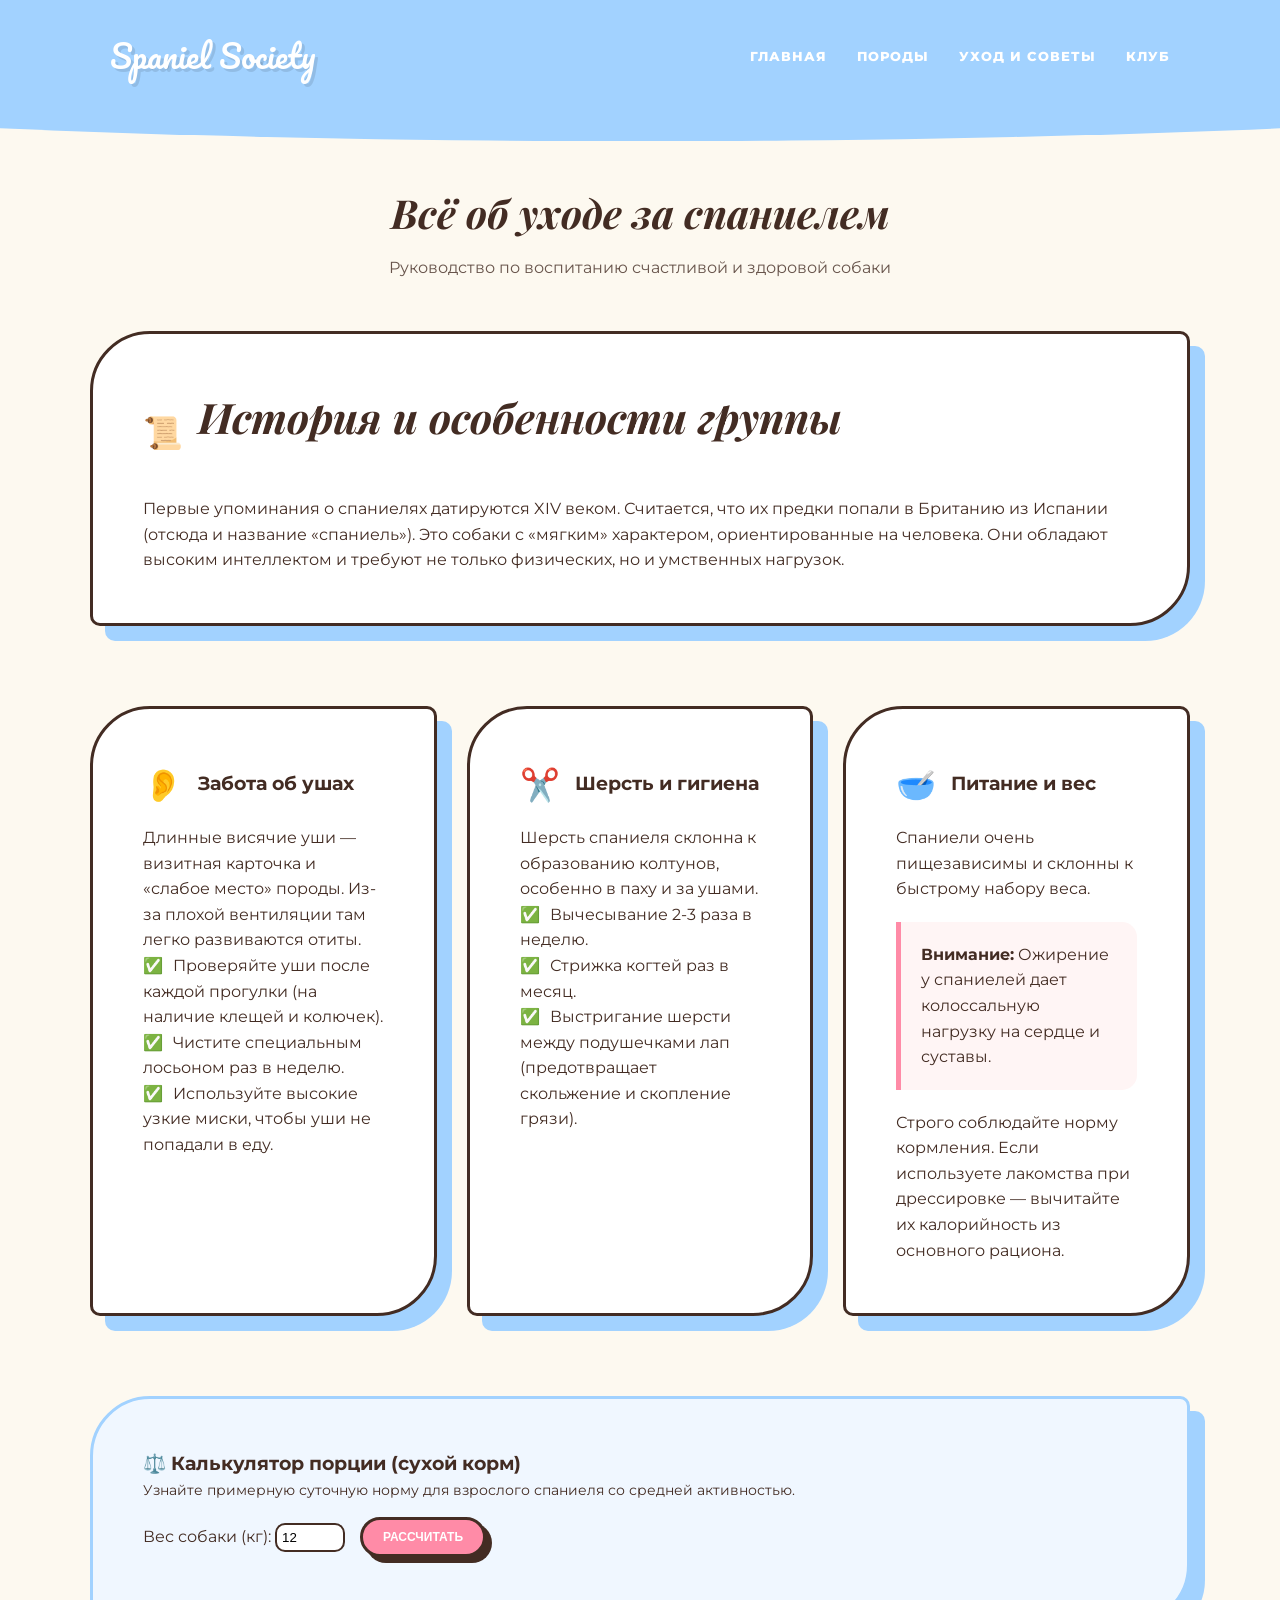
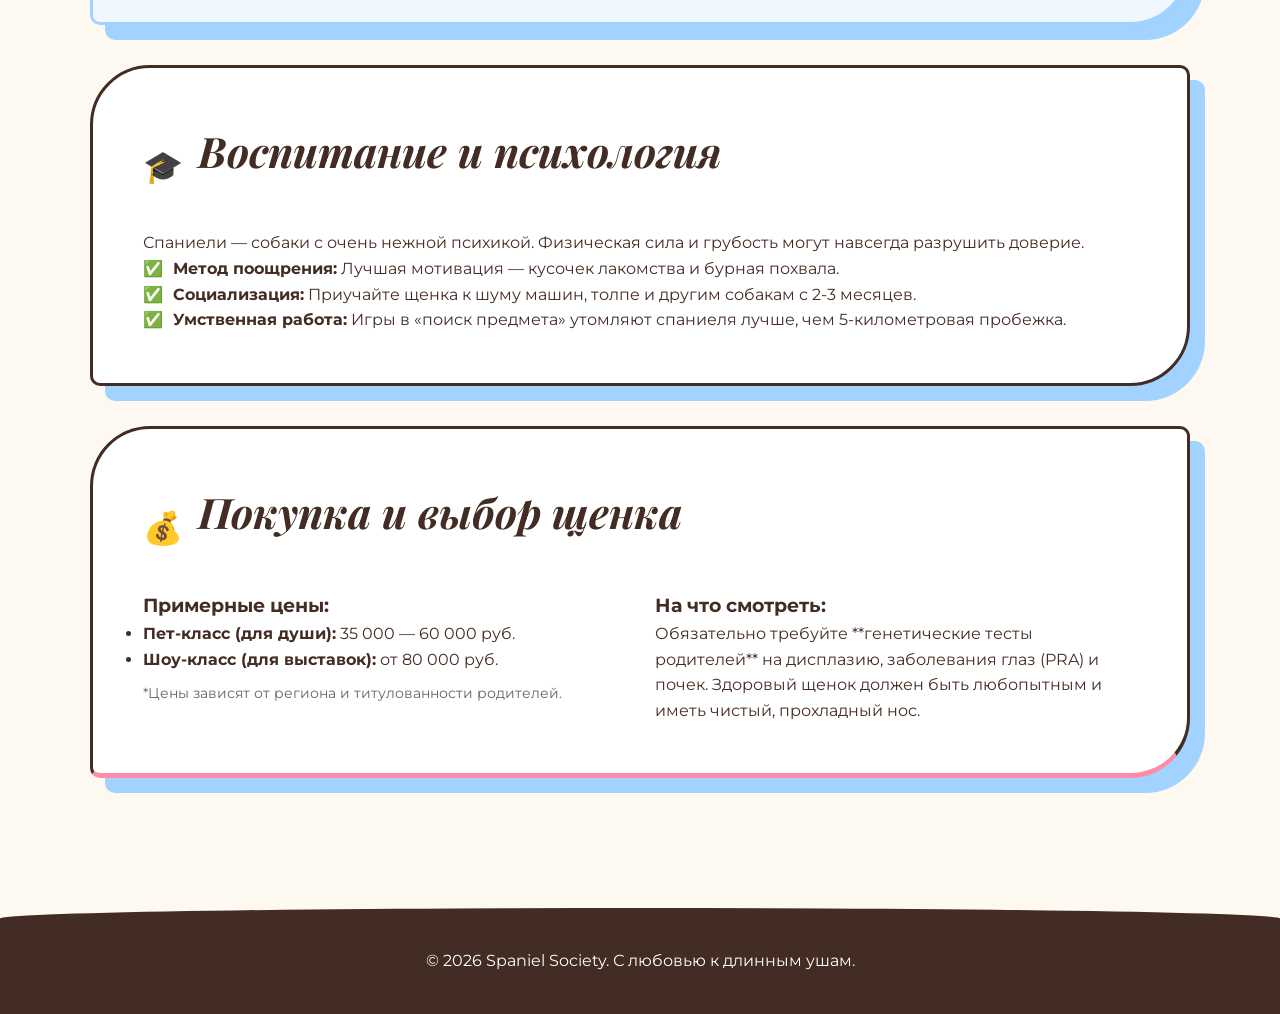
<file: care.html>
<!DOCTYPE html>
<html lang="ru">
<head>
    <meta name="viewport" content="width=device-width, initial-scale=1.0">
    <meta charset="UTF-8">
    <title>База знаний о спаниелях — Spaniel Society</title>
    <link rel="stylesheet" href="style.css">
    <link href="https://fonts.googleapis.com/css2?family=Playfair+Display:wght@700&family=Montserrat:wght@400;600&display=swap" rel="stylesheet">
    <style>
        .care-grid {
            display: grid;
            grid-template-columns: repeat(auto-fit, minmax(300px, 1fr));
            gap: 30px;
            margin-top: 40px;
        }
        .warning-box {
            background: #fff5f5;
            border-left: 5px solid #ff8ba7;
            padding: 20px;
            margin: 20px 0;
            border-radius: 0 15px 15px 0;
        }
        .check-list {
            list-style: none;
            padding: 0;
        }
        .check-list li::before {
            content: "✅";
            margin-right: 10px;
        }
        .icon-header {
            display: flex;
            align-items: center;
            gap: 15px;
            margin-bottom: 15px;
        }
    </style>
</head>

<body>
    <header class="header">
        <div class="container header__container">
            <a href="index.html" class="logo">Spaniel Society</a>
            <nav class="nav">
                <ul class="nav__list">
                    <li><a href="index.html" class="nav__link">Главная</a></li>
                    <li><a href="breeds.html" class="nav__link">Породы</a></li>
                    <li><a href="care.html" class="nav__link active">Уход и советы</a></li>
                    <li><a href="community.html" class="nav__link">Клуб</a></li>
                </ul>
            </nav>
        </div>
    </header>

    <main class="container" style="padding: 40px 0;">
        <h1 style="text-align: center; font-family: 'Playfair Display'; font-size: 2.5rem; margin-bottom: 10px;">Всё об уходе за спаниелем</h1>
        <p style="text-align: center; opacity: 0.8; margin-bottom: 50px;">Руководство по воспитанию счастливой и здоровой собаки</p>

        <div class="info-card">
            <div class="icon-header">
                <span style="font-size: 2rem;">📜</span>
                <h2>История и особенности группы</h2>
            </div>
            <p>Первые упоминания о спаниелях датируются XIV веком. Считается, что их предки попали в Британию из Испании (отсюда и название «спаниель»). Это собаки с «мягким» характером, ориентированные на человека. Они обладают высоким интеллектом и требуют не только физических, но и умственных нагрузок.</p>
        </div>

        <div class="care-grid">
            <div class="info-card">
                <div class="icon-header">
                    <span style="font-size: 2rem;">👂</span>
                    <h3>Забота об ушах</h3>
                </div>
                <p>Длинные висячие уши — визитная карточка и «слабое место» породы. Из-за плохой вентиляции там легко развиваются отиты.</p>
                <ul class="check-list">
                    <li>Проверяйте уши после каждой прогулки (на наличие клещей и колючек).</li>
                    <li>Чистите специальным лосьоном раз в неделю.</li>
                    <li>Используйте высокие узкие миски, чтобы уши не попадали в еду.</li>
                </ul>
            </div>

            <div class="info-card">
                <div class="icon-header">
                    <span style="font-size: 2rem;">✂️</span>
                    <h3>Шерсть и гигиена</h3>
                </div>
                <p>Шерсть спаниеля склонна к образованию колтунов, особенно в паху и за ушами.</p>
                <ul class="check-list">
                    <li>Вычесывание 2-3 раза в неделю.</li>
                    <li>Стрижка когтей раз в месяц.</li>
                    <li>Выстригание шерсти между подушечками лап (предотвращает скольжение и скопление грязи).</li>
                </ul>
            </div>

            <div class="info-card">
                <div class="icon-header">
                    <span style="font-size: 2rem;">🥣</span>
                    <h3>Питание и вес</h3>
                </div>
                <p>Спаниели очень пищезависимы и склонны к быстрому набору веса.</p>
                <div class="warning-box">
                    <strong>Внимание:</strong> Ожирение у спаниелей дает колоссальную нагрузку на сердце и суставы.
                </div>
                <p>Строго соблюдайте норму кормления. Если используете лакомства при дрессировке — вычитайте их калорийность из основного рациона.</p>
            </div>
        </div>
<div class="info-card" style="background: #f0f7ff; border-color: var(--accent-blue);">
    <h3>⚖️ Калькулятор порции (сухой корм)</h3>
    <p style="font-size: 0.9rem; margin-bottom: 15px;">Узнайте примерную суточную норму для взрослого спаниеля со средней активностью.</p>
    
    <div style="display: flex; gap: 15px; flex-wrap: wrap; align-items: center;">
        <label>Вес собаки (кг): 
            <input type="number" id="dogWeight" value="12" style="width: 70px; padding: 5px; border: 2px solid var(--dark-brown); border-radius: 10px;">
        </label>
        <button class="btn-main" style="padding: 10px 20px; font-size: 12px;" onclick="calculateFood()">Рассчитать</button>
    </div>
    <h4 id="foodResult" style="margin-top: 15px; font-family: 'Montserrat', sans-serif; color: var(--dark-brown);"></h4>
</div>

<script>
    function calculateFood() {
        const weight = parseFloat(document.getElementById('dogWeight').value);
        if(!weight || weight <= 0) return;
        // Примерная формула: 12-15 грамм корма на 1 кг веса собаки
        const minFood = Math.round(weight * 12);
        const maxFood = Math.round(weight * 15);
        document.getElementById('foodResult').innerHTML = `🎯 Рекомендуемая суточная норма: <b>${minFood} - ${maxFood} г</b> в день.`;
    }
</script>
        <div class="info-card" style="margin-top: 40px;">
            <div class="icon-header">
                <span style="font-size: 2rem;">🎓</span>
                <h2>Воспитание и психология</h2>
            </div>
            <p>Спаниели — собаки с очень нежной психикой. Физическая сила и грубость могут навсегда разрушить доверие.</p>
            <ul class="check-list">
                <li><b>Метод поощрения:</b> Лучшая мотивация — кусочек лакомства и бурная похвала.</li>
                <li><b>Социализация:</b> Приучайте щенка к шуму машин, толпе и другим собакам с 2-3 месяцев.</li>
                <li><b>Умственная работа:</b> Игры в «поиск предмета» утомляют спаниеля лучше, чем 5-километровая пробежка.</li>
            </ul>
        </div>

        <div class="info-card" style="border-bottom: 5px solid var(--accent-pink); margin-top: 40px;">
            <div class="icon-header">
                <span style="font-size: 2rem;">💰</span>
                <h2>Покупка и выбор щенка</h2>
            </div>
            <div style="display: grid; grid-template-columns: 1fr 1fr; gap: 30px;">
                <div>
                    <h3>Примерные цены:</h3>
                    <ul>
                        <li><b>Пет-класс (для души):</b> 35 000 — 60 000 руб.</li>
                        <li><b>Шоу-класс (для выставок):</b> от 80 000 руб.</li>
                    </ul>
                    <p style="font-size: 0.9rem; color: #666; margin-top: 10px;">*Цены зависят от региона и титулованности родителей.</p>
                </div>
                <div>
                    <h3>На что смотреть:</h3>
                    <p>Обязательно требуйте **генетические тесты родителей** на дисплазию, заболевания глаз (PRA) и почек. Здоровый щенок должен быть любопытным и иметь чистый, прохладный нос.</p>
                </div>
            </div>
        </div>
    </main>

    <footer style="text-align: center; padding: 40px 0; background: var(--dark-brown); color: white; margin-top: 50px;">
        <p>&copy; 2026 Spaniel Society. С любовью к длинным ушам.</p>
    </footer>
</body>
</html>
</file>
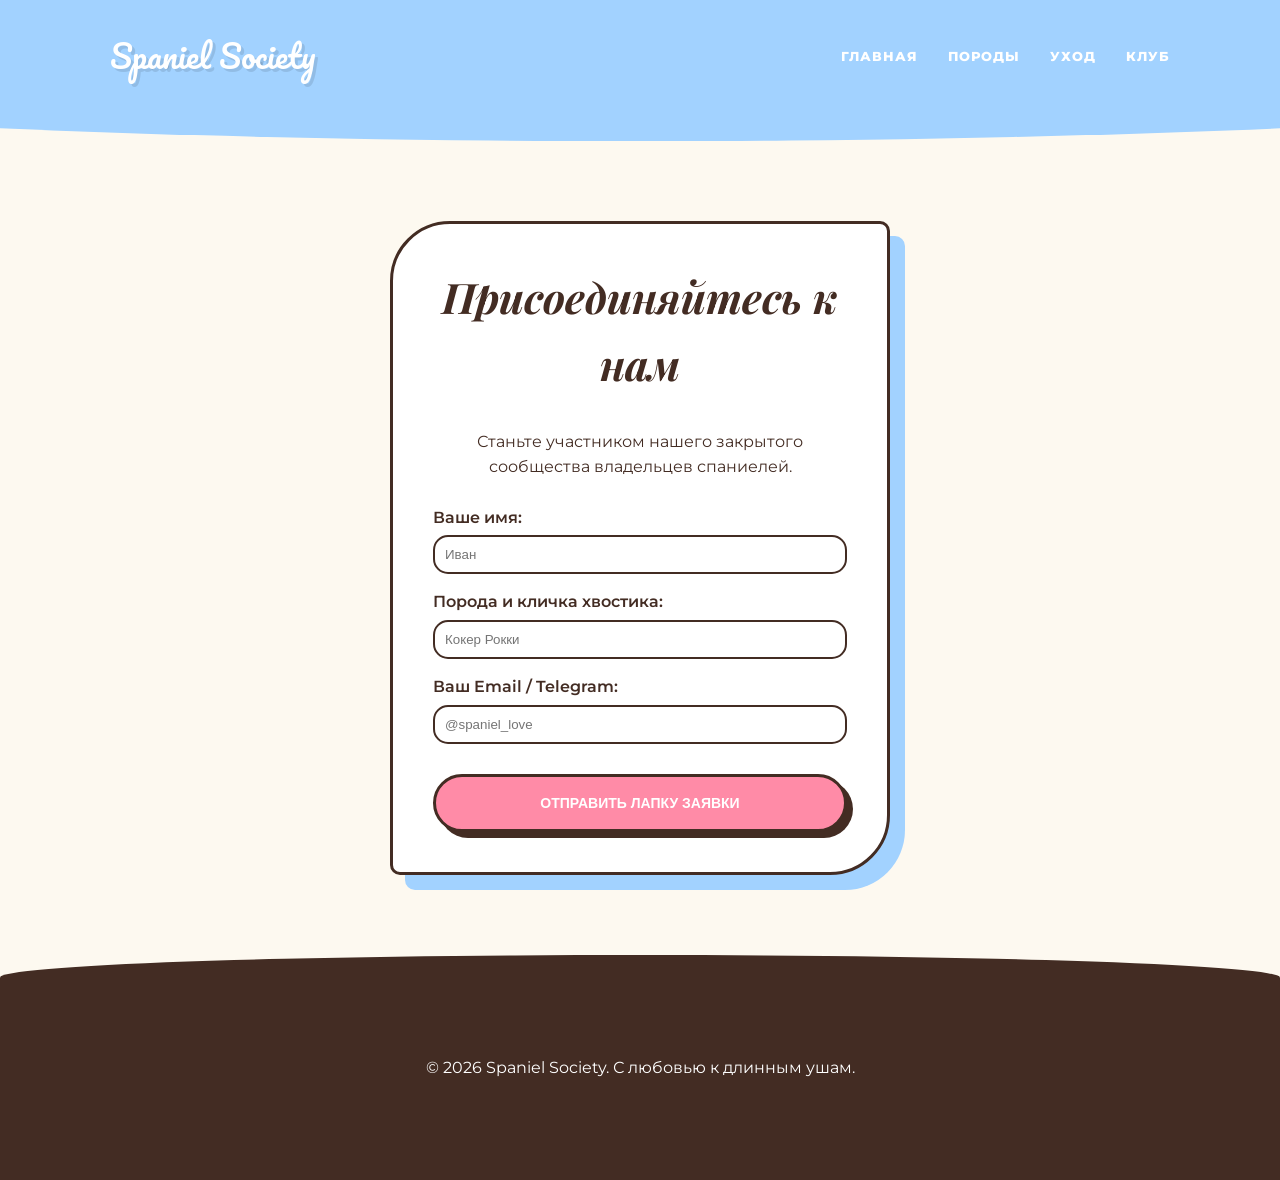
<file: community.html>
<!DOCTYPE html>
<html lang="ru">
<head>
    <meta name="viewport" content="width=device-width, initial-scale=1.0">
    <meta charset="UTF-8">
    <title>Клуб — Spaniel Society</title>
    <link rel="stylesheet" href="style.css">
</head>
<body>
    
    <header class="header">
        <div class="container header__container">
            <a href="index.html" class="logo">Spaniel Society</a>
            <nav class="nav">
                <ul class="nav__list">
                    <li><a href="index.html" class="nav__link">Главная</a></li>
                    <li><a href="breeds.html" class="nav__link">Породы</a></li>
                    <li><a href="care.html" class="nav__link">Уход</a></li>
                    <li><a href="community.html" class="nav__link active">Клуб</a></li>
                </ul>
            </nav>
        </div>
    </header>

    <main class="container" style="text-align: center; padding: 40px 0;">
        <div class="info-card" style="max-width: 500px; margin: 40px auto; padding: 40px;">
    <h1>Присоединяйтесь к нам</h1>
    <p style="margin-bottom: 25px;">Станьте участником нашего закрытого сообщества владельцев спаниелей.</p>
    
    <form id="clubForm" onsubmit="submitClubForm(event)" style="display: flex; flex-direction: column; gap: 15px; text-align: left;">
        <label style="font-weight: 600;">Ваше имя:
            <input type="text" required placeholder="Иван" style="width: 100%; padding: 10px; border: 2px solid var(--dark-brown); border-radius: 15px; margin-top: 5px;">
        </label>
        <label style="font-weight: 600;">Порода и кличка хвостика:
            <input type="text" required placeholder="Кокер Рокки" style="width: 100%; padding: 10px; border: 2px solid var(--dark-brown); border-radius: 15px; margin-top: 5px;">
        </label>
        <label style="font-weight: 600;">Ваш Email / Telegram:
            <input type="text" required placeholder="@spaniel_love" style="width: 100%; padding: 10px; border: 2px solid var(--dark-brown); border-radius: 15px; margin-top: 5px;">
        </label>
        
        <button type="submit" class="btn-main" style="margin-top: 15px; width: 100%;">Отправить лапку заявки </button>
    </form>
    <div id="formSuccess" style="display:none; color: #2e7d32; font-weight: bold; margin-top: 20px;"></div>
</div>

<script>
    function submitClubForm(e) {
        e.preventDefault();
        document.getElementById('clubForm').style.display = 'none';
        const successMessage = document.getElementById('formSuccess');
        successMessage.style.display = 'block';
        successMessage.innerHTML = '🎉 Ура! Заявка принята. Мы свяжемся с вами и вашим хвостиком в ближайшее время!';
    }
</script>
    </main>

    <footer style="text-align: center; padding: 100px 0; background: var(--dark-brown); color: white; border-radius: 100% 100% 0 0 / 20% 20% 0 0;">
        <p>&copy; 2026 Spaniel Society. С любовью к длинным ушам.</p>
    </footer>
</body>
</html>
</file>
<file: style.css>
@import url('https://fonts.googleapis.com/css2?family=Montserrat:wght@400;600;800&family=Pacifico&family=Playfair+Display:ital,wght@0,700;1,700&display=swap');

:root {
    --bg-page: #FDF9F0;        /* Мягкий кремовый фон */
    --accent-pink: #FF8BA7;    /* Розовый из последнего примера */
    --accent-blue: #A2D2FF;    /* Нежно-голубой */
    --accent-green: #A2D2FF;  
    --dark-brown: #432C23;     /* Глубокий кофейный для текста */
    --white: #ffffff;
}

* { box-sizing: border-box; margin: 0; padding: 0; }

body {
    font-family: 'Montserrat', sans-serif;
    background-color: var(--bg-page);
    color: var(--dark-brown);
    line-height: 1.6;
    overflow-x: hidden;
}

.container { max-width: 1100px; margin: 0 auto; padding: 0 20px; }


.header {
    background: var(--accent-blue);
    padding: 30px 0 60px;
    position: relative;
    clip-path: ellipse(120% 100% at 50% 0%); /* Дугообразный низ */
}

.header__container { display: flex; justify-content: space-between; align-items: center; }

.logo {
    font-family: 'Pacifico', cursive;
    font-size: 32px;
    color: var(--white);
    text-shadow: 3px 3px 0px rgba(0,0,0,0.1);
    text-decoration: none;
}

.nav__list { display: flex; gap: 30px; list-style: none; }
.nav__link {
    text-decoration: none;
    color: var(--white);
    font-weight: 800;
    font-size: 13px;
    text-transform: uppercase;
    letter-spacing: 1px;
    transition: 0.3s;
}
.nav__link:hover { transform: scale(1.1); color: var(--dark-brown); }

h1, h2 {
    font-family: 'Playfair Display', serif;
    font-weight: 700;
    font-style: italic;
    color: var(--dark-brown);
    font-size: 42px;
    text-align: center;
    margin-bottom: 30px;
}


.grid-suggestions { 
    display: grid; 
    grid-template-columns: repeat(auto-fit, minmax(220px, 1fr)); 
    gap: 40px; 
    margin: 50px 0;
}

.card {
    background: transparent;
    text-align: center;
    cursor: pointer;
    border: none !important;
}

/* Креативная маска для фото в стиле последнего примера */
.card img {
    width: 200px;
    height: 200px;
    object-fit: cover;
    border: 3px solid var(--dark-brown);
    padding: 10px;
    background: white;
    /* Форма "Мягкий цветок" */
    border-radius: 50% 50% 50% 50% / 30% 30% 70% 70%;
    transition: 0.5s cubic-bezier(0.175, 0.885, 0.32, 1.275);
}

.card:nth-child(even) img { border-radius: 30% 70% 30% 70% / 50% 50% 50% 50%; }

/* Эффект при выборе (Active Animation) */
.card.active-card img {
    border-color: var(--accent-pink);
    transform: rotate(5deg) scale(1.1);
    box-shadow: 15px 15px 0px var(--accent-pink);
    border-radius: 50% !important;
}

.card h4 {
    font-family: 'Pacifico', cursive;
    margin-top: 20px;
    font-size: 18px;
    color: var(--dark-brown);
}

/* ИНФОРМАЦИОННЫЕ БЛОКИ */
.info-card {
    background: var(--white);
    padding: 50px;
    border-radius: 60px 10px 60px 10px; /* Асимметричное скругление */
    border: 3px solid var(--dark-brown);
    box-shadow: 15px 15px 0px var(--accent-green);
    margin: 40px 0;
}

/* КНОПКИ (Bubble Style) */
.btn-main {
    background: var(--accent-pink);
    color: white;
    border: 3px solid var(--dark-brown);
    padding: 18px 40px;
    border-radius: 50px;
    font-weight: 800;
    text-transform: uppercase;
    font-size: 14px;
    cursor: pointer;
    box-shadow: 6px 6px 0px var(--dark-brown);
    transition: 0.2s;
    display: inline-block;
    text-decoration: none;
}

.btn-main:hover {
    transform: translate(-3px, -3px);
    box-shadow: 9px 9px 0px var(--dark-brown);
}

/* --- ИГРОВАЯ ЗОНА (Custom Design) --- */
.game-zone {
    background: var(--white) !important;
    border: 4px solid var(--dark-brown) !important;
    border-radius: 40px !important;
    position: relative;
    overflow: hidden;
    margin-top: 30px;
}

/* Декоративные волны внутри игровой зоны */
.game-zone::before {
    content: "";
    position: absolute;
    top: 0; left: 0; width: 100%; height: 100%;
    background-image: url("data:image/svg+xml,%3Csvg width='100' height='20' viewBox='0 0 100 20' xmlns='http://www.w3.org/2000/svg'%3E%3Cpath d='M0 10 Q 25 20 50 10 T 100 10' fill='none' stroke='%23B2D8B2' stroke-width='2'/%3E%3C/svg%3E");
    opacity: 0.3;
}

/* --- ДЕТАЛИ --- */
.rubric-section {
    border-top: 2px dashed var(--accent-pink);
    padding-top: 20px;
    margin-top: 20px;
}

.rubric-title {
    font-weight: 800;
    color: var(--accent-pink);
    font-size: 11px;
    letter-spacing: 2px;
}

/* Анимация появления контента */
.breed-details.active {
    display: block;
    animation: superPop 0.6s cubic-bezier(0.175, 0.885, 0.32, 1.275) forwards;
}

@keyframes superPop {
    0% { opacity: 0; transform: scale(0.8) rotate(-2deg); }
    100% { opacity: 1; transform: scale(1) rotate(0deg); }
}

footer {
    background: var(--dark-brown);
    color: var(--white);
    padding: 60px 0;
    text-align: center;
    border-radius: 100% 100% 0 0 / 20% 20% 0 0;
}



@media (max-width: 768px) {
    h1, h2 {
        font-size: 28px; 
    }

    .header {
        padding: 20px 0 40px;
        clip-path: ellipse(150% 100% at 50% 0%);
    }

    .header__container {
        flex-direction: column; /* Логотип и меню друг под другом */
        gap: 20px;
    }

    .nav__list {
        gap: 15px;
        flex-wrap: wrap; /* Если ссылки не влезают, они переносятся */
        justify-content: center;
    }

    .info-card {
        padding: 30px 20px;
        border-radius: 30px 10px; /* Уменьшаем скругления */
    }

    .grid-suggestions {
        gap: 20px; /* Уменьшаем отступы между карточками */
    }

    /* Адаптация сетки в разделе "Уход" и "Породы" */
    .details-grid, 
    .info-card div[style*="grid-template-columns"] {
        grid-template-columns: 1fr !important; /* Все колонки в одну линию */
    }

    .btn-main {
        width: 100%; /* Кнопка на всю ширину для удобства нажатия пальцем */
        padding: 15px 20px;
    }
}

/* Маленькие смартфоны (до 480px) */
@media (max-width: 480px) {
    .logo {
        font-size: 24px;
    }
    
    .nav__link {
        font-size: 11px;
    }
}
</file>
